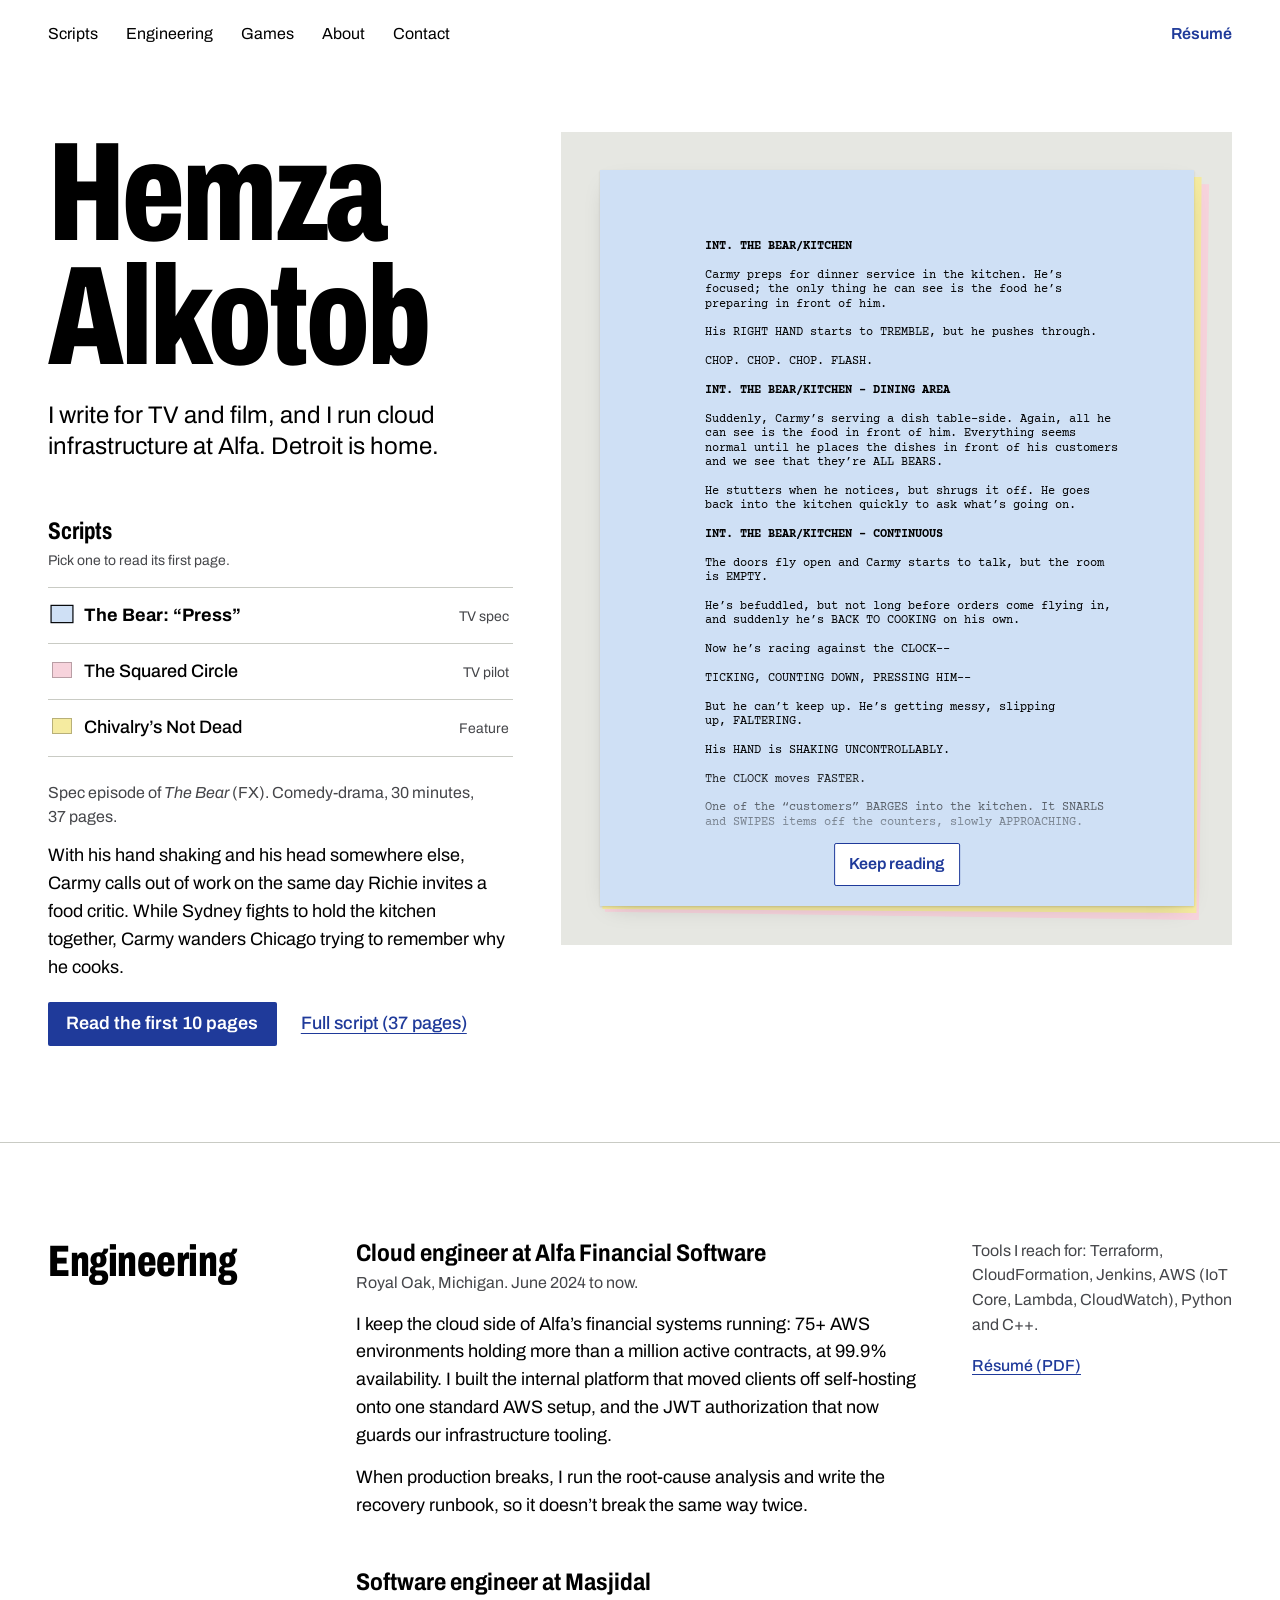
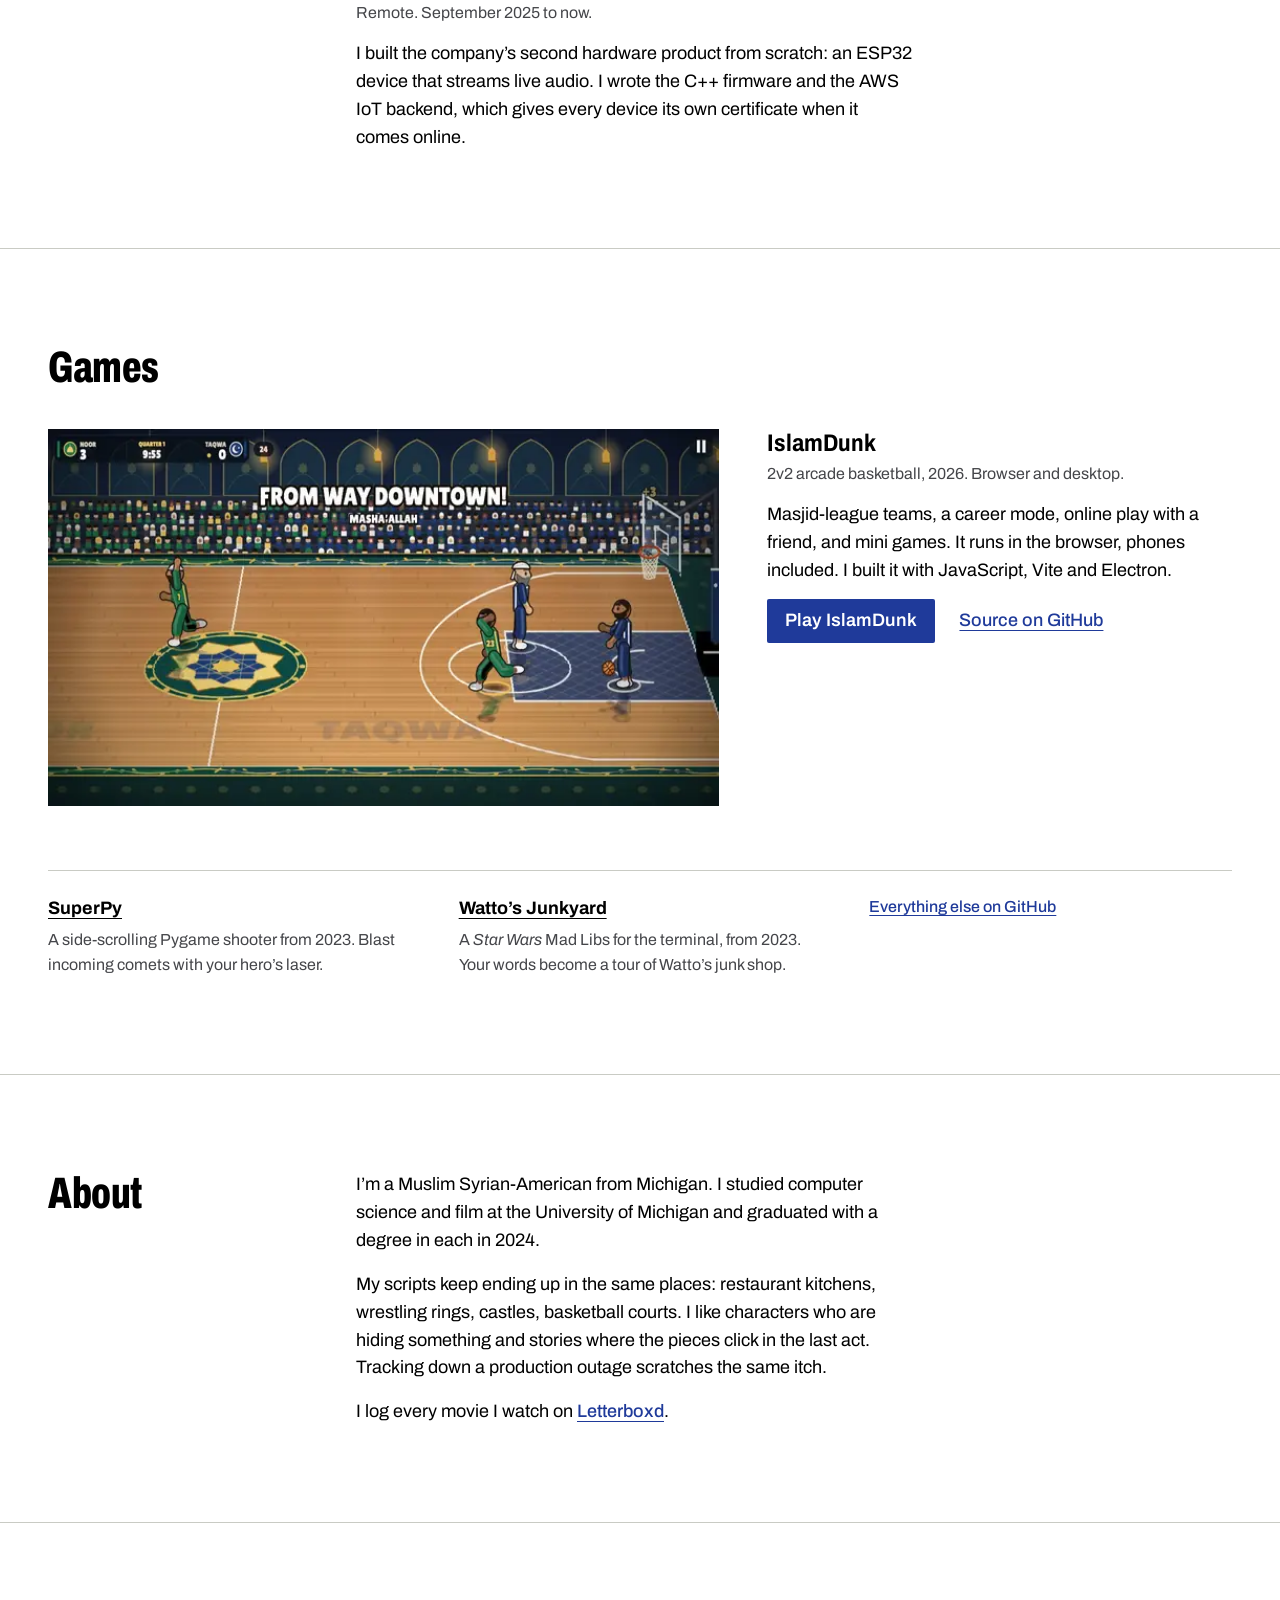
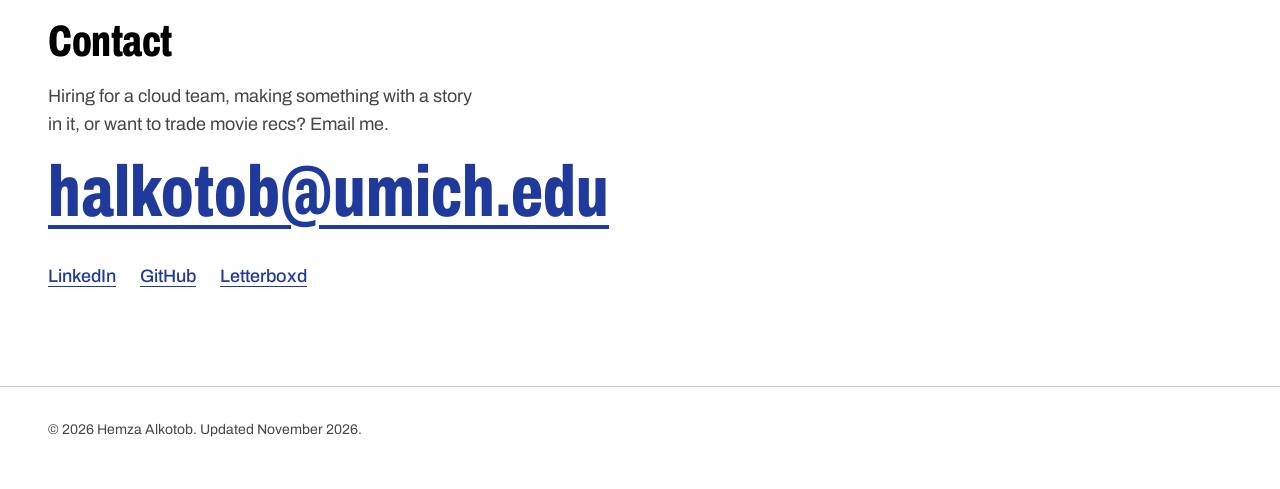
<file: index.html>
<!DOCTYPE html>
<html lang="en">
<head>
  <meta charset="UTF-8">
  <meta name="viewport" content="width=device-width, initial-scale=1">
  <title>Hemza Alkotob: TV writer and cloud engineer</title>
  <meta name="description" content="Hemza Alkotob writes for TV and film and runs cloud infrastructure in Detroit. Read the first page of his scripts, see the engineering work, play his games.">
  <link rel="canonical" href="https://halkotob.github.io/hemza-portfolio-1/">
  <meta property="og:type" content="website">
  <meta property="og:title" content="Hemza Alkotob: TV writer and cloud engineer">
  <meta property="og:description" content="Read the first page of his scripts, see the engineering work, play his games.">
  <meta property="og:url" content="https://halkotob.github.io/hemza-portfolio-1/">
  <meta property="og:image" content="https://halkotob.github.io/hemza-portfolio-1/images/og.jpg">
  <meta name="twitter:card" content="summary_large_image">
  <meta name="theme-color" content="#FFFFFF">
  <meta name="color-scheme" content="light">
  <link rel="icon" href="images/favicon.svg" type="image/svg+xml">
  <link rel="preconnect" href="https://fonts.googleapis.com">
  <link rel="preconnect" href="https://fonts.gstatic.com" crossorigin>
  <link href="https://fonts.googleapis.com/css2?family=Archivo:wdth,wght@68..100,400..800&family=Courier+Prime:wght@400;700&display=swap" rel="stylesheet">
  <link rel="stylesheet" href="css/styles.css">
  <script src="script.js" defer></script>
</head>
<body>
  <a class="skip-link" href="#main">Skip to content</a>

  <header class="site-header">
    <nav aria-label="Sections">
      <ul class="nav-list">
        <li><a href="#scripts">Scripts</a></li>
        <li><a href="#engineering">Engineering</a></li>
        <li><a href="#games">Games</a></li>
        <li><a href="#about">About</a></li>
        <li><a href="#contact">Contact</a></li>
      </ul>
    </nav>
    <a class="resume-link" href="pdfs/hemza-alkotob-resume.pdf" target="_blank" rel="noopener">Résumé<span class="sr-only"> (PDF, opens in a new tab)</span></a>
  </header>

  <main id="main">
    <!-- Scripts: the hero is a reading desk. Each tab controls two regions: details on the left, page one on the right. -->
    <section id="scripts" class="desk" aria-labelledby="name">
      <div class="desk-intro">
        <h1 id="name" class="name" translate="no">Hemza Alkotob</h1>
        <p class="lede">I write for TV and film, and I run cloud infrastructure at Alfa. Detroit is home.</p>
      </div>

      <div class="desk-index">
        <h2 class="index-heading" id="scripts-heading">Scripts</h2>
        <p class="index-hint" id="scripts-hint">Pick one to read its first page.</p>
        <div class="tabs" role="tablist" aria-labelledby="scripts-heading" aria-describedby="scripts-hint" aria-orientation="vertical">
          <button class="tab" type="button" role="tab" id="tab-the-bear" data-slug="the-bear" aria-selected="true" aria-controls="details-the-bear page-the-bear" style="--rev: var(--rev-blue)">
            <span class="tab-title">The Bear: “Press”</span>
            <span class="tab-kind">TV spec</span>
          </button>
          <button class="tab" type="button" role="tab" id="tab-the-squared-circle" data-slug="the-squared-circle" aria-selected="false" tabindex="-1" aria-controls="details-the-squared-circle page-the-squared-circle" style="--rev: var(--rev-pink)">
            <span class="tab-title">The Squared Circle</span>
            <span class="tab-kind">TV pilot</span>
          </button>
          <button class="tab" type="button" role="tab" id="tab-chivalrys-not-dead" data-slug="chivalrys-not-dead" aria-selected="false" tabindex="-1" aria-controls="details-chivalrys-not-dead page-chivalrys-not-dead" style="--rev: var(--rev-yellow)">
            <span class="tab-title">Chivalry’s Not Dead</span>
            <span class="tab-kind">Feature</span>
          </button>
        </div>
      </div>

      <div class="desk-details">
        <div class="details" role="tabpanel" id="details-the-bear" aria-labelledby="tab-the-bear">
          <p class="details-meta">Spec episode of <cite>The Bear</cite> (FX). Comedy-drama, 30 minutes, 37 pages.</p>
          <p class="logline">With his hand shaking and his head somewhere else, Carmy calls out of work on the same day Richie invites a food critic. While Sydney fights to hold the kitchen together, Carmy wanders Chicago trying to remember why he cooks.</p>
          <p class="actions">
            <a class="button pdf-link" href="pdfs/the-bear-press-spec-first-10.pdf" target="_blank" rel="noopener" data-title="The Bear: “Press”, first 10 pages">Read the first 10 pages</a>
            <a class="text-link pdf-link" href="pdfs/the-bear-press-spec.pdf" target="_blank" rel="noopener" data-title="The Bear: “Press”">Full script (37 pages)</a>
          </p>
        </div>
        <div class="details" role="tabpanel" id="details-the-squared-circle" aria-labelledby="tab-the-squared-circle" hidden>
          <p class="details-meta">Original pilot. Comedy, 30 minutes, 26 pages. Comps: <cite>30 Rock</cite> and <cite>GLOW</cite>.</p>
          <p class="logline">Freddie, a struggling screenwriter with a college degree and no credits, gets his big break writing for the WWE. Now he has to find the art in the absurd world of professional wrestling.</p>
          <p class="actions">
            <a class="button pdf-link" href="pdfs/the-squared-circle-pilot-first-10.pdf" target="_blank" rel="noopener" data-title="The Squared Circle, first 10 pages">Read the first 10 pages</a>
            <a class="text-link pdf-link" href="pdfs/the-squared-circle-pilot.pdf" target="_blank" rel="noopener" data-title="The Squared Circle">Full script (26 pages)</a>
          </p>
        </div>
        <div class="details" role="tabpanel" id="details-chivalrys-not-dead" aria-labelledby="tab-chivalrys-not-dead" hidden>
          <p class="details-meta">Feature. Adventure fantasy, 97 pages. Comps: <cite>Hunt for the Wilderpeople</cite> and <cite>Kate &amp; Leopold</cite>.</p>
          <p class="logline">Alex lands back in the foster system and accidentally summons a knight from out of time. Together they hunt for a way to send him home.</p>
          <p class="actions">
            <a class="button pdf-link" href="pdfs/chivalrys-not-dead-first-10.pdf" target="_blank" rel="noopener" data-title="Chivalry’s Not Dead, first 10 pages">Read the first 10 pages</a>
            <a class="text-link pdf-link" href="pdfs/chivalrys-not-dead.pdf" target="_blank" rel="noopener" data-title="Chivalry’s Not Dead">Full script (97 pages)</a>
          </p>
        </div>
      </div>

      <div class="desk-pages">
        <!-- Page one of each script, as text. Revision paper color marks the script. -->
        <article class="page" role="tabpanel" tabindex="0" id="page-the-bear" aria-labelledby="tab-the-bear" style="--rev: var(--rev-blue)">
          <div class="sp" lang="en">
            <p class="sp-scene">INT. THE BEAR/KITCHEN</p>
            <p class="sp-action">Carmy preps for dinner service in the kitchen. He’s focused; the only thing he can see is the food he’s preparing in front of him.</p>
            <p class="sp-action">His RIGHT HAND starts to TREMBLE, but he pushes through.</p>
            <p class="sp-action">CHOP. CHOP. CHOP. FLASH.</p>
            <p class="sp-scene">INT. THE BEAR/KITCHEN - DINING AREA</p>
            <p class="sp-action">Suddenly, Carmy’s serving a dish table-side. Again, all he can see is the food in front of him. Everything seems normal until he places the dishes in front of his customers and we see that they’re ALL BEARS.</p>
            <p class="sp-action">He stutters when he notices, but shrugs it off. He goes back into the kitchen quickly to ask what’s going on.</p>
            <p class="sp-scene">INT. THE BEAR/KITCHEN - CONTINUOUS</p>
            <p class="sp-action">The doors fly open and Carmy starts to talk, but the room is EMPTY.</p>
            <p class="sp-action">He’s befuddled, but not long before orders come flying in, and suddenly he’s BACK TO COOKING on his own.</p>
            <p class="sp-action">Now he’s racing against the CLOCK--</p>
            <p class="sp-action">TICKING, COUNTING DOWN, PRESSING HIM--</p>
            <p class="sp-action">But he can’t keep up. He’s getting messy, slipping up, FALTERING.</p>
            <p class="sp-action">His HAND is SHAKING UNCONTROLLABLY.</p>
            <p class="sp-action">The CLOCK moves FASTER.</p>
            <p class="sp-action">One of the “customers” BARGES into the kitchen. It SNARLS and SWIPES items off the counters, slowly APPROACHING.</p>
          </div>
          <a class="page-continue pdf-link" href="pdfs/the-bear-press-spec-first-10.pdf" target="_blank" rel="noopener" data-title="The Bear: “Press”, first 10 pages" tabindex="-1" aria-hidden="true">Keep reading</a>
        </article>

        <article class="page" role="tabpanel" tabindex="0" id="page-the-squared-circle" aria-labelledby="tab-the-squared-circle" style="--rev: var(--rev-pink)" hidden>
          <div class="sp" lang="en">
            <p class="sp-transition-in">BLACK.</p>
            <p class="sp-action">Then, the roar of crowd fades in, and --</p>
            <p class="sp-scene">INT. LITTLE CAESAR’S ARENA - WWE PAY PER VIEW</p>
            <p class="sp-action">Lights shine on thousands of fans cheering on as TWO MEN beat the crap out of each other half naked in a ring in the middle of the arena.</p>
            <p class="sp-char">MIKE ASH (O.C.)</p>
            <p class="sp-dialogue">If you’re just joining us now, we are LIVE! In a sold out arena as everyone’s favorite champion, Max Freedom, defends his title against the man who is willing to do whatever it takes to ruin his life, Renegade.</p>
            <p class="sp-action">MAX FREEDOM (Uncle Sam with muscles) is passed out on the canvas while RENEGADE (every bully you’ve ever known), exhausted, tries to move towards his opponent.</p>
            <p class="sp-char">MIKE ASH (O.C.) (CONT’D)</p>
            <p class="sp-dialogue">Both men are down! This is still anyone’s match!</p>
            <p class="sp-action">Renegade manages to get to his knees and pulls Max up with him.</p>
            <p class="sp-action">BOOM! Renegade throws a punch. POW! Max answers. They trade blows as the crowd “oohs” and “ahhs” with every hit.</p>
            <p class="sp-action">Max jumps up for an acrobatic move, but when he lands --</p>
            <p class="sp-action">POP!</p>
            <p class="sp-char">MAX</p>
            <p class="sp-dialogue">OW! SHIT! I think I just broke my knee!</p>
            <p class="sp-char">REFEREE</p>
            <p class="sp-dialogue">Shut up and wrestle, kid.</p>
          </div>
          <a class="page-continue pdf-link" href="pdfs/the-squared-circle-pilot-first-10.pdf" target="_blank" rel="noopener" data-title="The Squared Circle, first 10 pages" tabindex="-1" aria-hidden="true">Keep reading</a>
        </article>

        <article class="page" role="tabpanel" tabindex="0" id="page-chivalrys-not-dead" aria-labelledby="tab-chivalrys-not-dead" style="--rev: var(--rev-yellow)" hidden>
          <div class="sp" lang="en">
            <p class="sp-scene">INT. FAIRYTALE LAND - CASTLE DINING HALL - DINNER</p>
            <p class="sp-action">We open on a grand dining hall where three people eat dinner together.</p>
            <p class="sp-action">A KING, (50s), sits at the head of the table, and speaks with confidence and an air of self-righteousness.</p>
            <p class="sp-char">KING MERAS</p>
            <p class="sp-dialogue">Today, I met with my advisors about building a new wing to this castle - what do you all think we should name it?</p>
            <p class="sp-action">A QUEEN, (50s), sitting to King Meras’s right, is kind, but knows how to get the best out of her husband.</p>
            <p class="sp-char">QUEEN LILLIAN</p>
            <p class="sp-dialogue">I think naming it after someone in our lineage would be splendid, as long as that someone isn’t you.</p>
            <p class="sp-action">A PRINCESS, (20s), laughs, sitting opposite Queen Lillian. She has her mother’s sense of humor, and her father’s boldness.</p>
            <p class="sp-char">PRINCESS SHELBY</p>
            <p class="sp-dialogue">Let’s be fair, we’ve never named something after the best King this land was ruled by.</p>
            <p class="sp-char">KING MERAS</p>
            <p class="sp-dialogue">Thank you, dear.</p>
            <p class="sp-char">PRINCESS SHELBY</p>
            <p class="sp-dialogue">We should name it after mother’s father.</p>
            <p class="sp-action">The women laugh as King Meras sits there livid.</p>
          </div>
          <a class="page-continue pdf-link" href="pdfs/chivalrys-not-dead-first-10.pdf" target="_blank" rel="noopener" data-title="Chivalry’s Not Dead, first 10 pages" tabindex="-1" aria-hidden="true">Keep reading</a>
        </article>
      </div>
    </section>

    <section id="engineering" class="section engineering" aria-labelledby="engineering-heading">
      <h2 id="engineering-heading" class="section-heading">Engineering</h2>
      <div class="roles">
        <article class="role">
          <h3 class="role-title">Cloud engineer at Alfa Financial Software</h3>
          <p class="role-when">Royal Oak, Michigan. June 2024 to now.</p>
          <p>I keep the cloud side of Alfa’s financial systems running: 75+ AWS environments holding more than a million active contracts, at 99.9% availability. I built the internal platform that moved clients off self-hosting onto one standard AWS setup, and the JWT authorization that now guards our infrastructure tooling.</p>
          <p>When production breaks, I run the root-cause analysis and write the recovery runbook, so it doesn’t break the same way twice.</p>
        </article>
        <article class="role">
          <h3 class="role-title">Software engineer at Masjidal</h3>
          <p class="role-when">Remote. September 2025 to now.</p>
          <p>I built the company’s second hardware product from scratch: an ESP32 device that streams live audio. I wrote the C++ firmware and the AWS IoT backend, which gives every device its own certificate when it comes online.</p>
        </article>
      </div>
      <aside class="engineering-side">
        <p>Tools I reach for: Terraform, CloudFormation, Jenkins, AWS (IoT Core, Lambda, CloudWatch), Python and C++.</p>
        <p><a class="text-link" href="pdfs/hemza-alkotob-resume.pdf" target="_blank" rel="noopener">Résumé (PDF)</a></p>
      </aside>
    </section>

    <section id="games" class="section games" aria-labelledby="games-heading">
      <h2 id="games-heading" class="section-heading">Games</h2>
      <article class="feature">
        <a class="feature-media" href="https://halkotob.github.io/IslamDunk/" target="_blank" rel="noopener" tabindex="-1" aria-hidden="true">
          <picture>
            <source srcset="images/projects/islamdunk-gameplay.jpg" media="(prefers-reduced-motion: reduce)">
            <img src="images/projects/islamdunk-gameplay.webp" width="640" height="360" alt="" loading="lazy">
          </picture>
        </a>
        <div class="feature-text">
          <h3 class="feature-title">IslamDunk</h3>
          <p class="role-when">2v2 arcade basketball, 2026. Browser and desktop.</p>
          <p>Masjid-league teams, a career mode, online play with a friend, and mini games. It runs in the browser, phones included. I built it with JavaScript, Vite and Electron.</p>
          <p class="actions">
            <a class="button" href="https://halkotob.github.io/IslamDunk/" target="_blank" rel="noopener">Play IslamDunk</a>
            <a class="text-link" href="https://github.com/halkotob/IslamDunk" target="_blank" rel="noopener">Source on GitHub</a>
          </p>
        </div>
      </article>
      <ul class="minor-list">
        <li>
          <h3 class="minor-title"><a href="https://github.com/halkotob/SuperPy" target="_blank" rel="noopener">SuperPy</a></h3>
          <p>A side-scrolling Pygame shooter from 2023. Blast incoming comets with your hero’s laser.</p>
        </li>
        <li>
          <h3 class="minor-title"><a href="https://github.com/halkotob/Wattos-Junkyard" target="_blank" rel="noopener">Watto’s Junkyard</a></h3>
          <p>A <cite>Star Wars</cite> Mad Libs for the terminal, from 2023. Your words become a tour of Watto’s junk shop.</p>
        </li>
        <li>
          <p class="minor-more"><a class="text-link" href="https://github.com/halkotob" target="_blank" rel="noopener">Everything else on GitHub</a></p>
        </li>
      </ul>
    </section>

    <section id="about" class="section about" aria-labelledby="about-heading">
      <h2 id="about-heading" class="section-heading">About</h2>
      <div class="prose">
        <p>I’m a Muslim Syrian-American from Michigan. I studied computer science and film at the University of Michigan and graduated with a degree in each in 2024.</p>
        <p>My scripts keep ending up in the same places: restaurant kitchens, wrestling rings, castles, basketball courts. I like characters who are hiding something and stories where the pieces click in the last act. Tracking down a production outage scratches the same itch.</p>
        <p>I log every movie I watch on <a class="text-link" href="https://boxd.it/16jOV" target="_blank" rel="noopener">Letterboxd</a>.</p>
      </div>
    </section>

    <section id="contact" class="section contact" aria-labelledby="contact-heading">
      <h2 id="contact-heading" class="section-heading">Contact</h2>
      <p class="contact-ask">Hiring for a cloud team, making something with a story in it, or want to trade movie recs? Email me.</p>
      <p class="contact-email"><a href="mailto:halkotob@umich.edu">halkotob@umich.edu</a></p>
      <ul class="profiles">
        <li><a class="text-link" href="https://www.linkedin.com/in/hemzaalkotob" target="_blank" rel="noopener">LinkedIn</a></li>
        <li><a class="text-link" href="https://github.com/halkotob" target="_blank" rel="noopener">GitHub</a></li>
        <li><a class="text-link" href="https://boxd.it/16jOV" target="_blank" rel="noopener">Letterboxd</a></li>
      </ul>
    </section>
  </main>

  <footer class="site-footer">
    <p>© <span class="current-year">2026</span> Hemza Alkotob. Updated November 2026.</p>
  </footer>

  <dialog id="pdf-dialog" class="pdf-dialog" aria-labelledby="pdf-dialog-title">
    <div class="pdf-dialog-bar">
      <h2 id="pdf-dialog-title" class="pdf-dialog-title"></h2>
      <a id="pdf-dialog-newtab" class="text-link" href="" target="_blank" rel="noopener">Open in a new tab</a>
      <button type="button" class="pdf-dialog-close">Close</button>
    </div>
    <iframe id="pdf-dialog-frame" title="Script" src="about:blank"></iframe>
  </dialog>
</body>
</html>
</file>
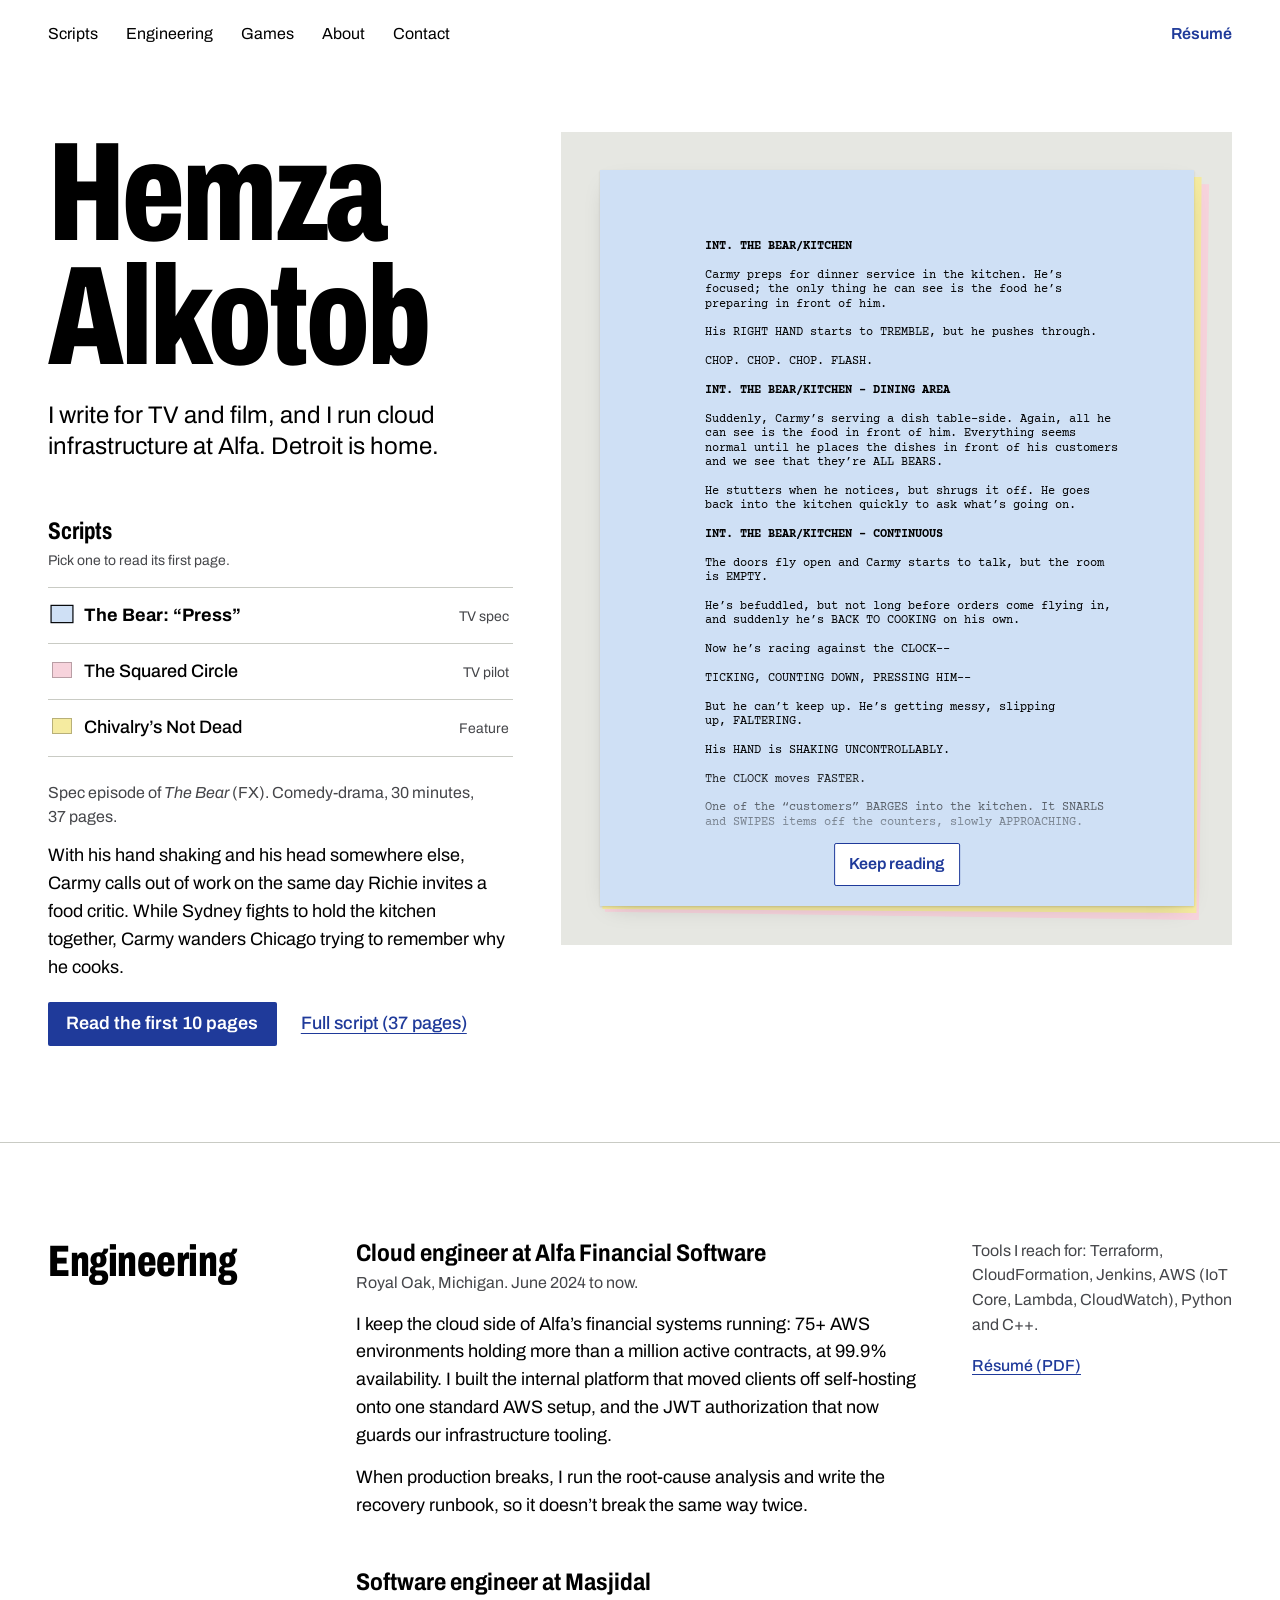
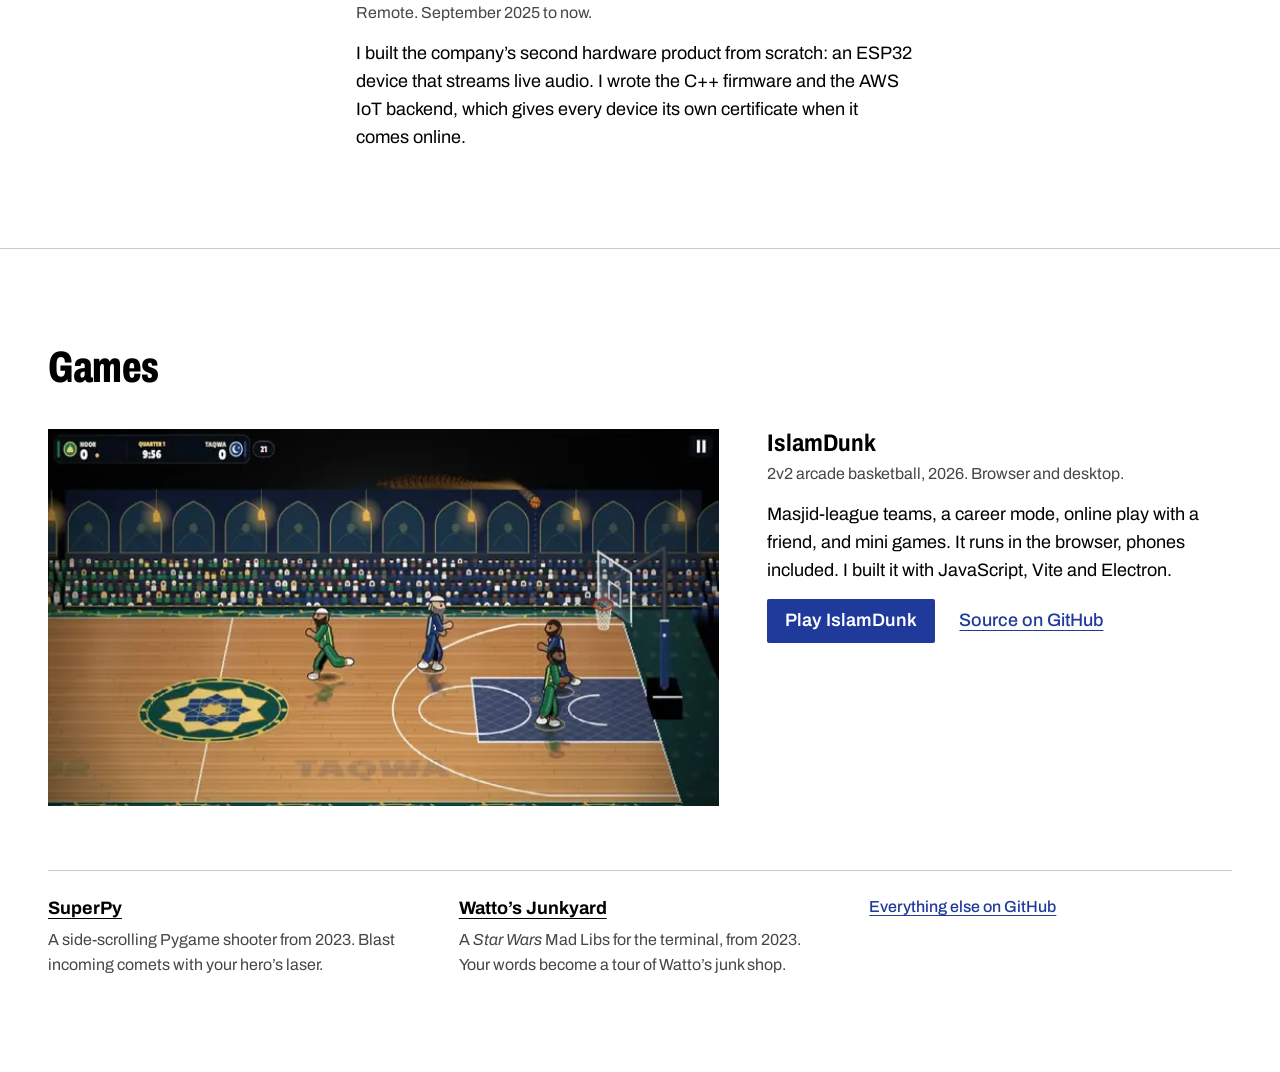
<file: code.html>
<!DOCTYPE html>
<html lang="en">
<head>
  <meta charset="UTF-8">
  <meta name="viewport" content="width=device-width, initial-scale=1">
  <title>Moved: Hemza Alkotob</title>
  <meta name="robots" content="noindex">
  <link rel="canonical" href="https://halkotob.github.io/hemza-portfolio-1/#games">
  <meta http-equiv="refresh" content="0; url=index.html#games">
  <link rel="icon" href="images/favicon.svg" type="image/svg+xml">
</head>
<body>
  <p>The games now live on the home page: <a href="index.html#games">go there</a>.</p>
</body>
</html>
</file>
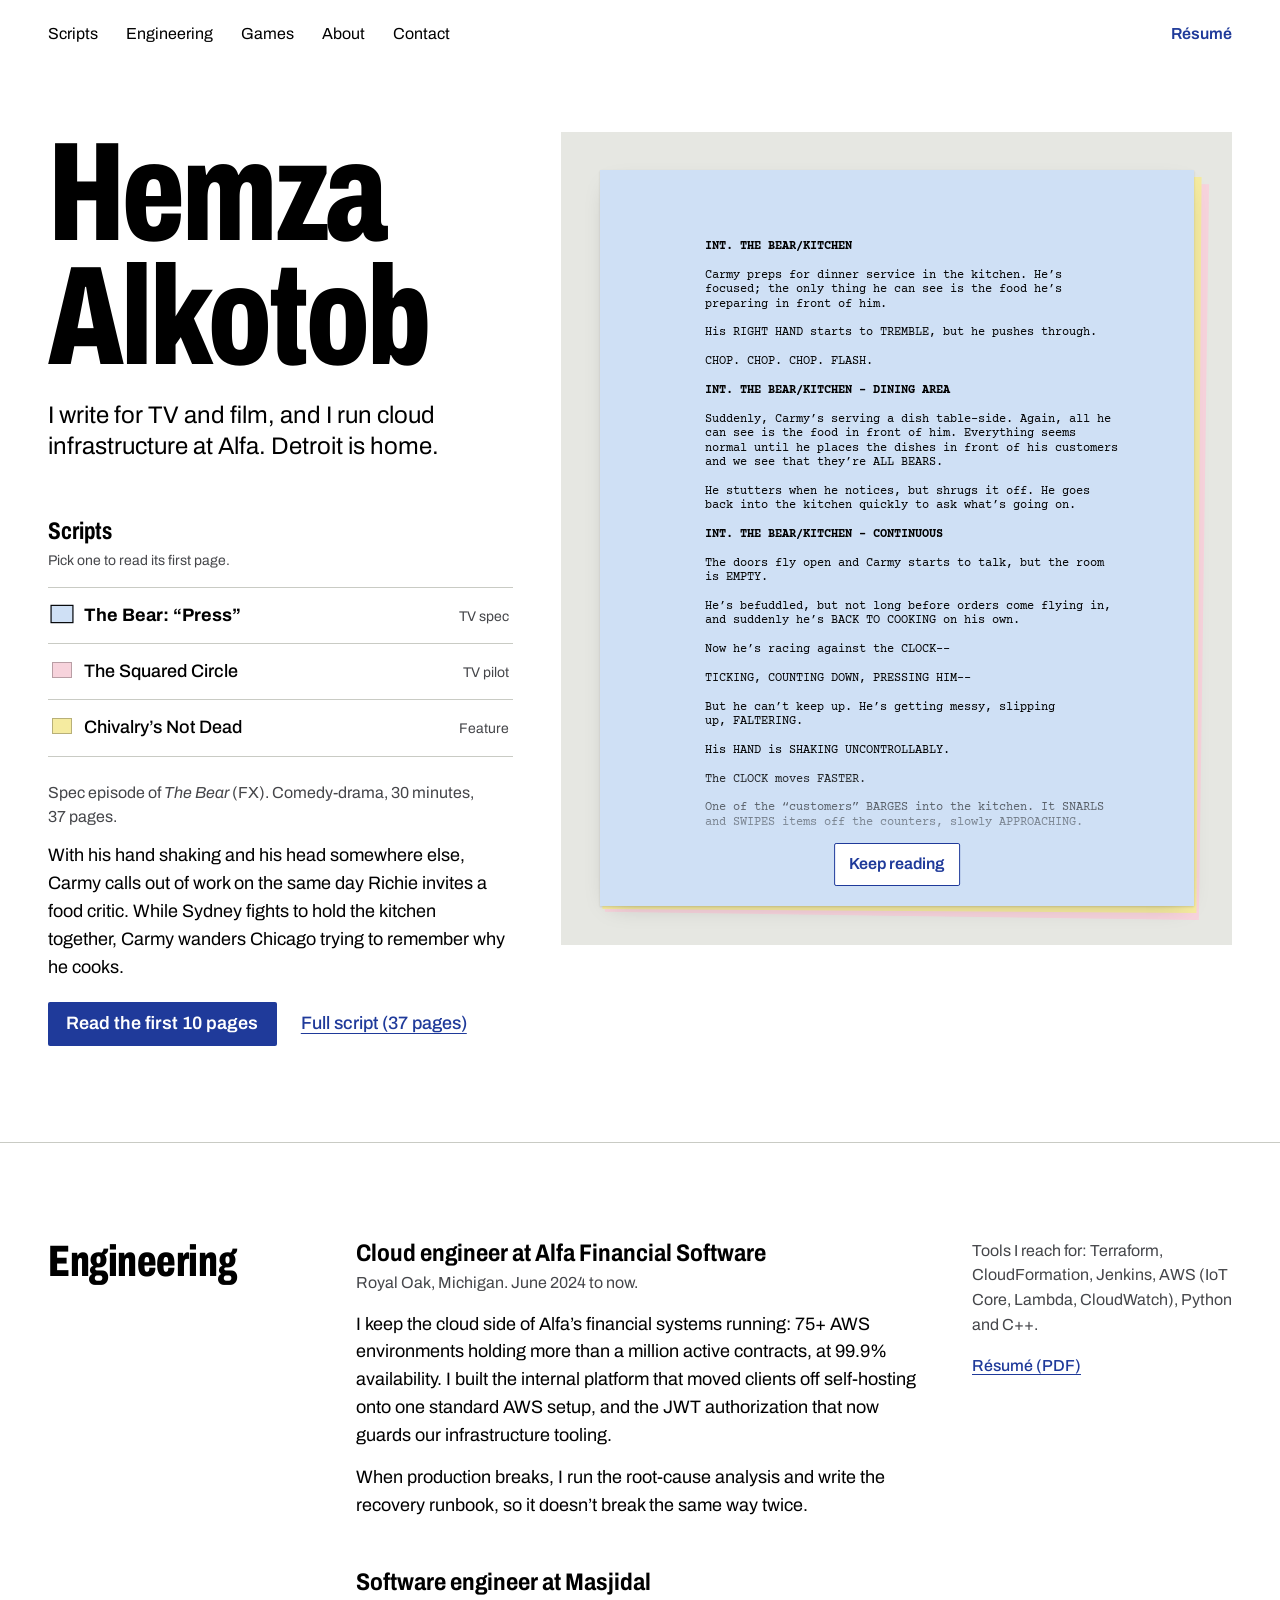
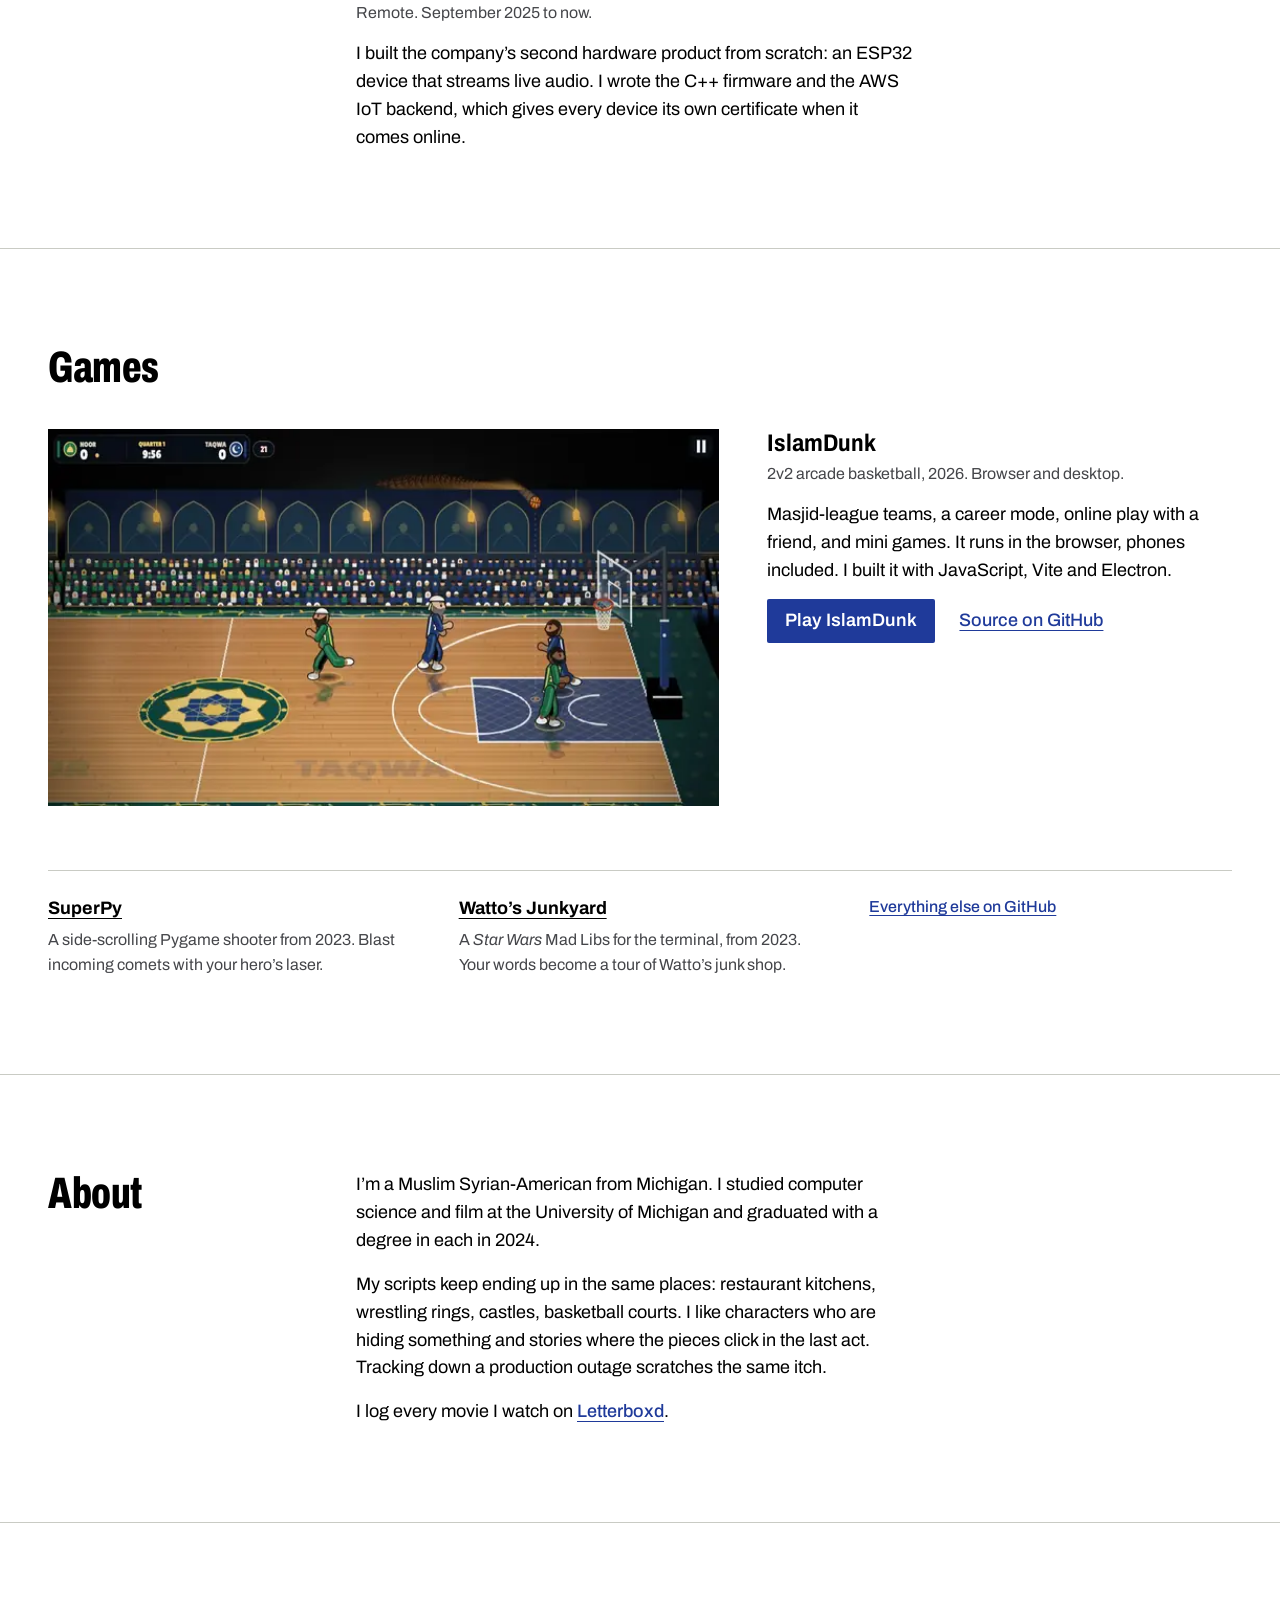
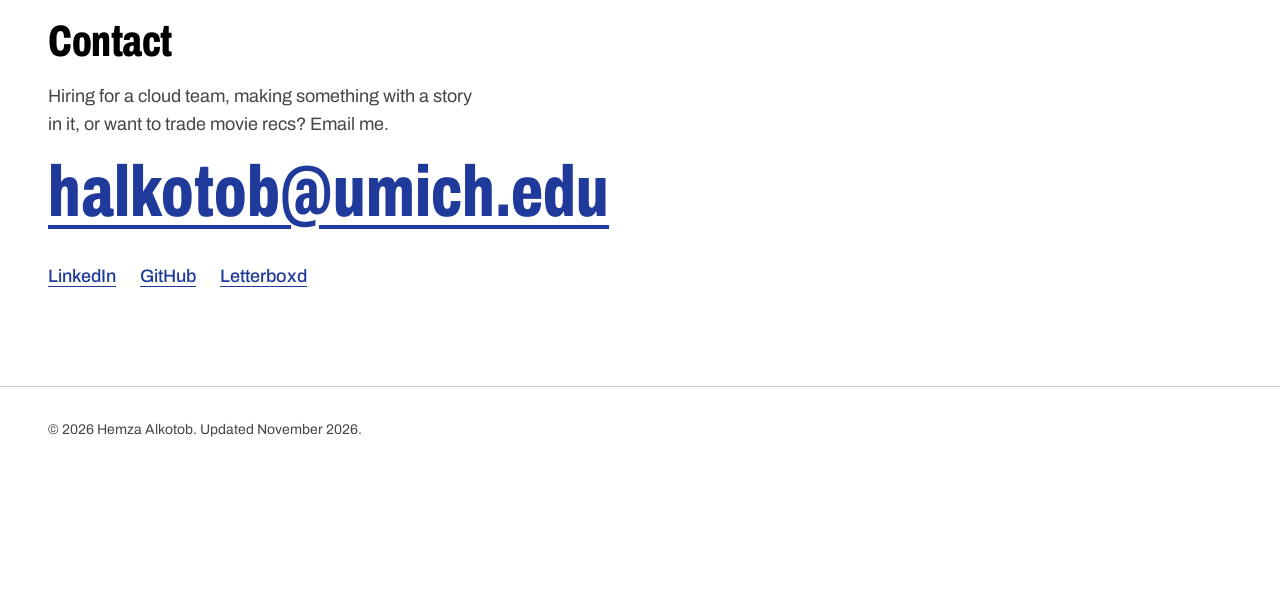
<file: films.html>
<!DOCTYPE html>
<html lang="en">
<head>
  <meta charset="UTF-8">
  <meta name="viewport" content="width=device-width, initial-scale=1">
  <title>Moved: Hemza Alkotob</title>
  <meta name="robots" content="noindex">
  <link rel="canonical" href="https://halkotob.github.io/hemza-portfolio-1/#scripts">
  <meta http-equiv="refresh" content="0; url=index.html#scripts">
  <link rel="icon" href="images/favicon.svg" type="image/svg+xml">
</head>
<body>
  <p>The scripts now live on the home page: <a href="index.html#scripts">go there</a>.</p>
</body>
</html>
</file>
<file: css/styles.css>
/* Hemza Alkotob, v2. Brief: docs/design/BRIEF.md. System: docs/design/DESIGN.md. */

:root {
  /* Color: each token has one job */
  --paper: #FFFFFF;
  --desk: #E6E7E2;
  --ink: #000000;
  --ink-2: #45464A;
  --pen: #1F3A9A;          /* Ballpoint. Actions only. */
  --pen-press: #142A78;
  --rule: #C9CBC4;         /* Hairline where structure needs it, not decoration */
  --rev-blue: #CFE0F5;     /* Revision paper, in industry order */
  --rev-pink: #F7D3DC;
  --rev-yellow: #F5EBA0;

  /* Type */
  --font-ui: 'Archivo', 'Arial Narrow', Arial, sans-serif;
  --font-script: 'Courier Prime', 'Courier New', Courier, monospace;
  --text-sm: 0.875rem;
  --text-body: 1.125rem;
  --text-sub: 1.5rem;
  --text-section: clamp(2.25rem, 5vw, 2.75rem);
  --text-name: clamp(3.5rem, 11vw, 9rem);

  /* Space and layout */
  --gutter: clamp(1rem, 4vw, 3rem);
  --max: 80rem;

  /* Motion */
  --ease-out: cubic-bezier(0.23, 1, 0.32, 1);
  --dur-press: 160ms;
  --dur-hover: 150ms;
  --dur-page: 220ms;
}

/* --- Base --- */
*, *::before, *::after { box-sizing: border-box; }
* { margin: 0; }

html {
  color-scheme: light;
  -webkit-text-size-adjust: 100%;
  scroll-behavior: smooth;
}

body {
  background: var(--paper);
  color: var(--ink);
  font-family: var(--font-ui);
  font-size: var(--text-body);
  line-height: 1.55;
  -webkit-font-smoothing: antialiased;
  -moz-osx-font-smoothing: grayscale;
}

img { display: block; max-width: 100%; height: auto; }
cite { font-style: italic; }
h1, h2, h3 { text-wrap: balance; }
p, li { text-wrap: pretty; }
main, section, article { overflow-wrap: anywhere; }

a { color: var(--pen); }
a, button { touch-action: manipulation; }

:focus-visible {
  outline: 3px solid var(--pen);
  outline-offset: 3px;
  border-radius: 2px;
}

::selection { background: var(--rev-yellow); color: var(--ink); }

.sr-only {
  position: absolute;
  width: 1px;
  height: 1px;
  overflow: hidden;
  clip-path: inset(50%);
  white-space: nowrap;
}

.skip-link {
  position: absolute;
  top: 0.75rem;
  left: 0.75rem;
  z-index: 10;
  padding: 0.6rem 1rem;
  background: var(--pen);
  color: var(--paper);
  font-weight: 600;
  text-decoration: none;
  translate: 0 -200%;
}
.skip-link:focus-visible { translate: 0 0; }

/* --- Links and buttons --- */
.text-link {
  font-weight: 500;
  text-decoration-line: underline;
  text-decoration-thickness: 1px;
  text-underline-offset: 0.2em;
  transition: text-decoration-thickness var(--dur-hover) var(--ease-out);
}

.button {
  display: inline-block;
  padding: 0.7rem 1.15rem;
  background: var(--pen);
  color: var(--paper);
  font-weight: 600;
  line-height: 1.2;
  text-decoration: none;
  border-radius: 2px;
  transition:
    background-color var(--dur-hover) var(--ease-out),
    transform var(--dur-press) var(--ease-out);
}
.button:active { transform: scale(0.97); background: var(--pen-press); }

@media (hover: hover) {
  .text-link:hover { text-decoration-thickness: 2px; }
  .button:hover { background: var(--pen-press); }
}

.actions {
  display: flex;
  flex-wrap: wrap;
  align-items: center;
  gap: 0.75rem 1.5rem;
}

/* --- Header: static, no blur, no shadow --- */
.site-header {
  display: flex;
  flex-wrap: wrap;
  align-items: baseline;
  gap: 0.5rem 2rem;
  max-width: var(--max);
  margin: 0 auto;
  padding: 1.25rem var(--gutter);
}

.site-header nav { margin-inline-end: auto; }

.nav-list {
  display: flex;
  flex-wrap: wrap;
  gap: 0.25rem clamp(1rem, 2.5vw, 1.75rem);
  padding: 0;
  list-style: none;
}

.nav-list a,
.resume-link {
  color: var(--ink);
  font-size: 1rem;
  text-decoration-line: underline;
  text-decoration-color: transparent;
  text-decoration-thickness: 2px;
  text-underline-offset: 0.3em;
  transition: text-decoration-color var(--dur-hover) var(--ease-out);
}

.resume-link { color: var(--pen); font-weight: 600; }

@media (hover: hover) {
  .nav-list a:hover,
  .resume-link:hover { text-decoration-color: currentColor; }
}

/* --- Desk: the hero is the script reader --- */
.desk {
  display: grid;
  grid-template-columns: repeat(12, minmax(0, 1fr));
  grid-template-areas:
    "intro intro intro intro intro pages pages pages pages pages pages pages"
    "index index index index index pages pages pages pages pages pages pages"
    "details details details details details pages pages pages pages pages pages pages";
  grid-template-rows: auto auto 1fr;
  column-gap: var(--gutter);
  max-width: var(--max);
  margin: 0 auto;
  padding: clamp(1.5rem, 5vw, 4rem) var(--gutter) clamp(3rem, 8vw, 6rem);
  scroll-margin-top: 1rem;
}

.desk-intro { grid-area: intro; }
.desk-index { grid-area: index; margin-top: clamp(2rem, 5vw, 3.5rem); }
.desk-details { grid-area: details; margin-top: 1.5rem; }
.desk-pages { grid-area: pages; }

.name {
  font-size: var(--text-name);
  font-weight: 800;
  font-stretch: 68%;
  line-height: 0.88;
  letter-spacing: -0.02em;
}

.lede {
  margin-top: 1.25rem;
  max-width: 30ch;
  font-size: var(--text-sub);
  line-height: 1.3;
  color: var(--ink);
}

.index-heading {
  font-size: var(--text-sub);
  font-weight: 700;
  font-stretch: 75%;
  line-height: 1.15;
}

.index-hint {
  margin-top: 0.25rem;
  color: var(--ink-2);
  font-size: var(--text-sm);
}

/* Tabs: a table of contents with a swatch of each script's paper */
.tabs {
  display: grid;
  margin-top: 1rem;
  border-top: 1px solid var(--rule);
}

.tab {
  display: grid;
  grid-template-columns: 1.25rem minmax(0, 1fr) auto;
  align-items: baseline;
  gap: 0.75rem;
  width: 100%;
  padding: 0.85rem 0.25rem;
  background: none;
  border: 0;
  border-bottom: 1px solid var(--rule);
  color: var(--ink);
  font: inherit;
  text-align: start;
  cursor: pointer;
}

.tab::before {
  content: "";
  width: 1.25rem;
  height: 1rem;
  align-self: start;
  margin-top: 0.2em; /* Sits on the first line when a title wraps */
  background: var(--rev);
  border: 1px solid rgba(0, 0, 0, 0.25);
  transition: transform var(--dur-press) var(--ease-out);
}

.tab-title { font-weight: 500; }
.tab-kind { max-width: 14ch; color: var(--ink-2); font-size: var(--text-sm); text-align: end; }

.tab[aria-selected="true"] .tab-title { font-weight: 700; }
.tab[aria-selected="true"]::before { transform: scale(1.15); border-color: var(--ink); }

@media (hover: hover) {
  .tab:hover .tab-title { text-decoration: underline; text-underline-offset: 0.2em; }
}

.details-meta { color: var(--ink-2); font-size: 1rem; }
.logline { margin-top: 0.75rem; max-width: 46ch; }
.details .actions { margin-top: 1.25rem; }

/* The page stack */
.desk-pages {
  position: relative;
  align-self: start; /* Height follows the page, so the sheets behind it match */
  padding: clamp(1rem, 3vw, 2.5rem);
  background: var(--desk);
  overflow: hidden;  /* Keep the rotated sheets inside the desk */
}

.page {
  position: relative;
  z-index: 1;
  container-type: inline-size;
  max-width: 51rem;
  margin-inline: auto;
  height: min(46rem, 82svh);
  overflow: hidden;
  background: var(--rev);
  box-shadow: 0 1px 2px rgba(0, 0, 0, 0.12), 0 8px 24px -12px rgba(0, 0, 0, 0.25);
}

/* The other scripts' pages peek out behind the one on top (colors set by script.js) */
.desk-pages::before,
.desk-pages::after {
  content: "";
  position: absolute;
  inset: clamp(1rem, 3vw, 2.5rem);
  max-width: 51rem;
  margin-inline: auto;
  pointer-events: none;
}
.desk-pages::before { background: var(--peek-1, var(--rev-pink)); translate: 10px 10px; rotate: 0.8deg; }
.desk-pages::after  { background: var(--peek-2, var(--rev-yellow)); translate: 5px 5px; rotate: 0.4deg; }

/* Screenplay format, scaled from a US Letter page: 8.5in = 51em of 12pt Courier.
   Left margin 1.5in, right 1in. Dialogue 1in in, 3.5in wide. Character cue 2.2in in. */
.sp {
  font-family: var(--font-script);
  font-size: clamp(12px, calc(100cqi / 51), 16px);
  line-height: 1.2;
  padding: clamp(1.25rem, 11.8cqi, 6em) clamp(1rem, 11.8cqi, 6em) 5em clamp(1rem, 17.6cqi, 9em);
  color: var(--ink);
}

.sp p { margin-top: 1.2em; }
.sp p:first-child { margin-top: 0; }
.sp-char { margin-inline-start: 36.7%; }
.sp-char + .sp-dialogue { margin-top: 0; }
.sp-dialogue { margin-inline-start: 16.7%; max-width: 58.3%; }
.sp-scene { font-weight: 700; }

/* The page fades out at the bottom; the link continues the read */
.page::after {
  content: "";
  position: absolute;
  inset: auto 0 0 0;
  height: 9rem;
  background: linear-gradient(to bottom, transparent, var(--rev) 70%);
  pointer-events: none;
}

.page-continue {
  position: absolute;
  z-index: 1;
  left: 50%;
  bottom: 1.25rem;
  translate: -50% 0;
  padding: 0.5rem 0.9rem;
  background: var(--paper);
  color: var(--pen);
  font-family: var(--font-ui);
  font-weight: 600;
  font-size: 1rem;
  text-decoration: none;
  border: 1px solid var(--pen);
  border-radius: 2px;
  transition: background-color var(--dur-hover) var(--ease-out);
}

@media (hover: hover) {
  .page-continue:hover { background: var(--rev-blue); }
}

/* The one moment of motion: a clicked tab brings its page in from behind.
   Keyboard switching is instant (data-input is set by script.js). */
.desk[data-input="pointer"] .page.entering {
  animation: page-in var(--dur-page) var(--ease-out);
}

@keyframes page-in {
  from { opacity: 0; translate: 6px 8px; }
}

/* --- Sections below the desk --- */
.section {
  max-width: var(--max);
  margin: 0 auto;
  padding: clamp(3rem, 8vw, 6rem) var(--gutter);
  border-top: 1px solid var(--rule);
}

.section-heading {
  font-size: var(--text-section);
  font-weight: 800;
  font-stretch: 68%;
  line-height: 1;
  letter-spacing: -0.01em;
}

.role-title,
.feature-title {
  font-size: var(--text-sub);
  font-weight: 700;
  font-stretch: 85%;
  line-height: 1.2;
}

.role-when {
  margin-top: 0.25rem;
  color: var(--ink-2);
  font-size: 1rem;
}

/* Engineering: heading 3, prose 6, side 3 */
.engineering {
  display: grid;
  grid-template-columns: repeat(12, minmax(0, 1fr));
  column-gap: var(--gutter);
  row-gap: 2rem;
}
.engineering .section-heading { grid-column: 1 / span 3; }
.roles { grid-column: 4 / span 6; display: grid; gap: 3rem; }
.role p:not(.role-when) { margin-top: 0.9rem; max-width: 62ch; }
.engineering-side { grid-column: 10 / span 3; color: var(--ink-2); font-size: 1rem; }
.engineering-side p + p { margin-top: 1rem; }

/* Games: one feature, then a plain list */
.games .section-heading { margin-bottom: 2.5rem; }

.feature {
  display: grid;
  grid-template-columns: repeat(12, minmax(0, 1fr));
  column-gap: var(--gutter);
  row-gap: 1.5rem;
  align-items: start;
}
.feature-media { grid-column: 1 / span 7; display: block; background: var(--desk); }
.feature-media img { width: 100%; aspect-ratio: 16 / 9; object-fit: cover; }
.feature-text { grid-column: 8 / span 5; }
.feature-text p:not(.role-when) { margin-top: 0.9rem; max-width: 46ch; }
.feature-text .actions { margin-top: 1.5rem; }

.minor-list {
  display: grid;
  grid-template-columns: repeat(3, minmax(0, 1fr));
  gap: 1.5rem var(--gutter);
  margin-top: clamp(2.5rem, 6vw, 4rem);
  padding: 1.5rem 0 0;
  list-style: none;
  border-top: 1px solid var(--rule);
}
.minor-title { font-size: 1.125rem; font-weight: 700; }
.minor-title a { color: var(--ink); text-underline-offset: 0.2em; }
.minor-list p { margin-top: 0.35rem; color: var(--ink-2); font-size: 1rem; max-width: 40ch; }
.minor-list p.minor-more { margin-top: 0; }

/* About: a single reading column, offset */
.about {
  display: grid;
  grid-template-columns: repeat(12, minmax(0, 1fr));
  column-gap: var(--gutter);
  row-gap: 1.5rem;
}
.about .section-heading { grid-column: 1 / span 3; }
.prose { grid-column: 4 / span 6; max-width: 62ch; }
.prose p + p { margin-top: 1rem; }

/* Contact: the address is the action */
.contact-ask { margin-top: 1.25rem; max-width: 44ch; color: var(--ink-2); }

.contact-email {
  margin-top: 1rem;
  font-size: clamp(1.75rem, 6.5vw, 4.5rem);
  font-weight: 800;
  font-stretch: 68%;
  line-height: 1.05;
}
.contact-email a {
  text-decoration-thickness: 0.06em;
  text-underline-offset: 0.12em;
  transition: text-decoration-thickness var(--dur-hover) var(--ease-out);
}
@media (hover: hover) {
  .contact-email a:hover { text-decoration-thickness: 0.1em; }
}

.profiles {
  display: flex;
  flex-wrap: wrap;
  gap: 0.5rem 1.5rem;
  margin-top: 2rem;
  padding: 0;
  list-style: none;
}

.site-footer {
  max-width: var(--max);
  margin: 0 auto;
  padding: 2rem var(--gutter) 3rem;
  color: var(--ink-2);
  font-size: var(--text-sm);
  border-top: 1px solid var(--rule);
}

/* --- PDF dialog --- */
.pdf-dialog {
  width: min(64rem, 100% - 2rem);
  height: min(56rem, 100dvh - 2rem);
  max-width: none;
  max-height: none;
  margin: auto;
  padding: 0;
  border: 0;
  background: var(--desk);
  overscroll-behavior: contain;
  opacity: 0;
  translate: 0 8px;
  transition:
    opacity 180ms var(--ease-out),
    translate 180ms var(--ease-out),
    overlay 180ms allow-discrete,
    display 180ms allow-discrete;
}
.pdf-dialog::backdrop {
  background: rgba(0, 0, 0, 0.55);
  opacity: 0;
  transition: opacity 180ms var(--ease-out), overlay 180ms allow-discrete, display 180ms allow-discrete;
}
.pdf-dialog[open] { display: flex; flex-direction: column; opacity: 1; translate: 0 0; transition-duration: 240ms; }
.pdf-dialog[open]::backdrop { opacity: 1; }
@starting-style {
  .pdf-dialog[open] { opacity: 0; translate: 0 8px; }
  .pdf-dialog[open]::backdrop { opacity: 0; }
}

.pdf-dialog-bar {
  display: flex;
  align-items: center;
  gap: 1rem 1.5rem;
  padding: 0.75rem 1rem;
  background: var(--paper);
  border-bottom: 1px solid var(--rule);
}
.pdf-dialog-title {
  margin-inline-end: auto;
  min-width: 0;
  font-size: 1rem;
  font-weight: 700;
  overflow: hidden;
  white-space: nowrap;
  text-overflow: ellipsis;
}
.pdf-dialog-close {
  padding: 0.45rem 0.9rem;
  background: var(--ink);
  color: var(--paper);
  font: inherit;
  font-weight: 600;
  font-size: 1rem;
  border: 0;
  border-radius: 2px;
  cursor: pointer;
  transition: transform var(--dur-press) var(--ease-out);
}
.pdf-dialog-close:active { transform: scale(0.97); }
.pdf-dialog iframe { flex: 1; width: 100%; border: 0; background: var(--paper); }

/* --- Responsive --- */
@media (max-width: 1100px) {
  .engineering .section-heading,
  .about .section-heading { grid-column: 1 / -1; }
  .roles, .prose { grid-column: 1 / span 8; }
  .engineering-side { grid-column: 9 / span 4; }
}

@media (max-width: 820px) {
  .desk {
    grid-template-columns: minmax(0, 1fr);
    grid-template-areas: "intro" "index" "pages" "details";
    grid-template-rows: none;
  }
  .desk-index { margin-top: 2rem; }
  .desk-pages { margin-top: 1.5rem; margin-inline: calc(var(--gutter) * -1); }
  .desk-details { margin-top: 2rem; }
  .page { height: min(34rem, 75svh); }

  .roles, .prose, .engineering-side,
  .feature-media, .feature-text { grid-column: 1 / -1; }
  .minor-list { grid-template-columns: minmax(0, 1fr); }

  .nav-list a, .resume-link { font-size: 0.9375rem; }
}

@media (max-width: 480px) {
  /* The format label moves under the title so the title keeps the width */
  .tab { grid-template-columns: 1.25rem minmax(0, 1fr); row-gap: 0.1rem; }
  .tab-kind { grid-column: 2; max-width: none; text-align: start; }
  .sp-char { margin-inline-start: 30%; }
  .sp-dialogue { margin-inline-start: 10%; max-width: 80%; }
}

@media (prefers-reduced-motion: reduce) {
  html { scroll-behavior: auto; }
  *, *::before, *::after {
    animation: none !important;
    transition: none !important;
  }
}
</file>
